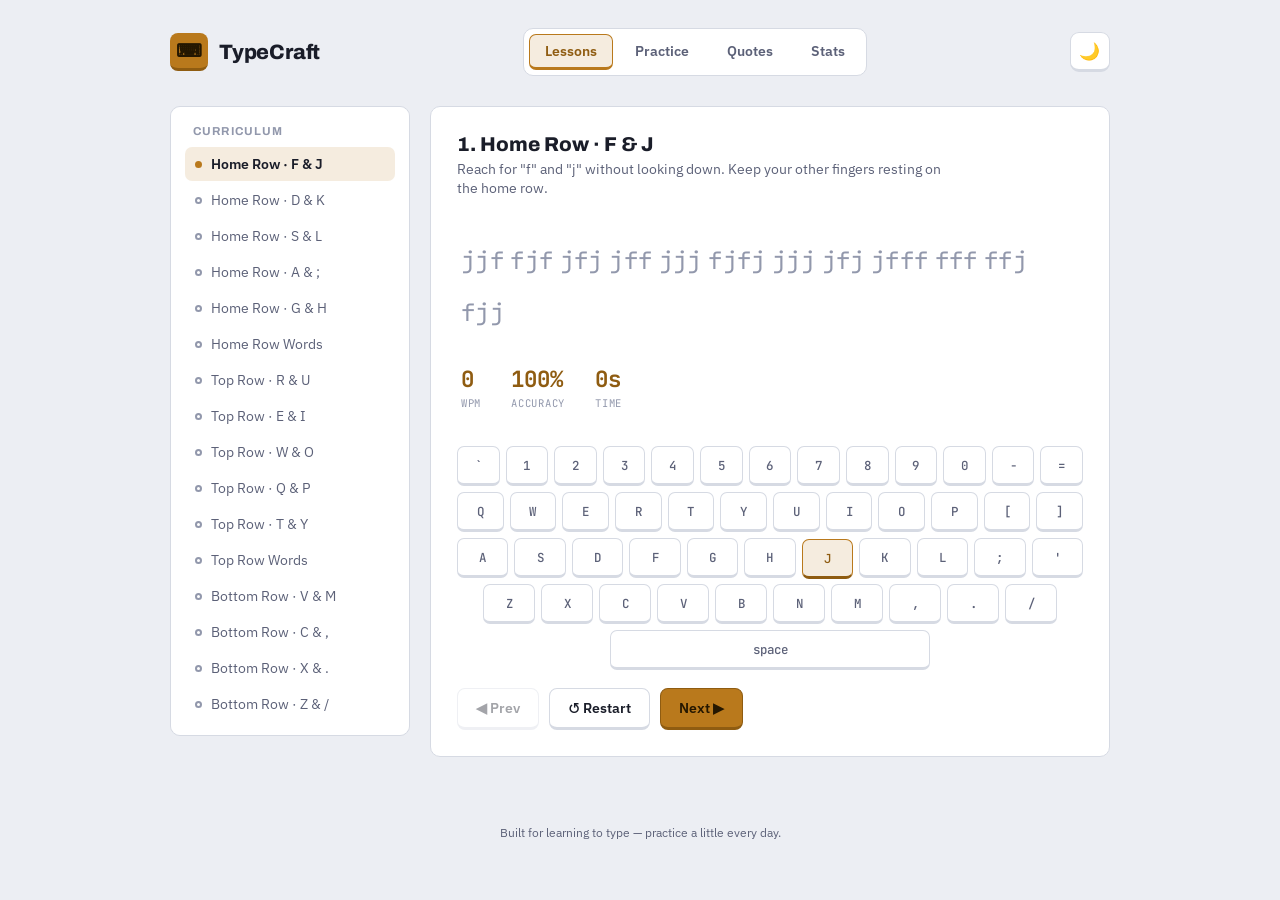
<file: typing-tutor/index.html>
<!doctype html>
<html lang="en">
<head>
<meta charset="UTF-8" />
<meta name="viewport" content="width=device-width, initial-scale=1.0" />
<title>TypeCraft — Learn to Type</title>
<link rel="icon" href="data:image/svg+xml,<svg xmlns=%22http://www.w3.org/2000/svg%22 viewBox=%220 0 100 100%22><text y=%22.9em%22 font-size=%2290%22>⌨️</text></svg>" />
<link rel="preconnect" href="https://fonts.googleapis.com">
<link rel="preconnect" href="https://fonts.gstatic.com" crossorigin>
<link href="https://fonts.googleapis.com/css2?family=Archivo:wght@600;700;800;900&family=IBM+Plex+Sans:wght@400;500;600;700&family=JetBrains+Mono:wght@400;500;600;700&display=swap" rel="stylesheet">
<link rel="stylesheet" href="styles.css" />
</head>
<body>
<div class="app">

  <header class="topbar">
    <div class="brand">
      <span class="brand-mark">⌨</span>
      <span class="brand-name">TypeCraft</span>
    </div>
    <nav class="tabs" id="tabs">
      <button class="tab active" data-tab="lessons">Lessons</button>
      <button class="tab" data-tab="practice">Practice</button>
      <button class="tab" data-tab="quotes">Quotes</button>
      <button class="tab" data-tab="stats">Stats</button>
    </nav>
    <button id="themeToggle" class="icon-btn" title="Toggle light / dark">🌙</button>
  </header>

  <main>
    <!-- LESSONS -->
    <section id="panel-lessons" class="panel active">
      <div class="lessons-layout">
        <aside class="lesson-sidebar">
          <div class="sidebar-title">Curriculum</div>
          <ol class="lesson-list" id="lessonList"></ol>
        </aside>
        <div class="lesson-main">
          <div class="lesson-head">
            <h2 id="lessonTitle">Lesson</h2>
            <p id="lessonDesc" class="muted"></p>
          </div>
          <div class="type-stage" id="typeArea-lessons"></div>
          <div class="live-stats" id="liveStats-lessons"></div>
          <div class="keyboard" id="keyboard-lessons"></div>
          <div class="controls">
            <button id="lessonPrev" class="btn">◀ Prev</button>
            <button id="lessonRestart" class="btn">↺ Restart</button>
            <button id="lessonNext" class="btn primary">Next ▶</button>
          </div>
        </div>
      </div>
    </section>

    <!-- PRACTICE -->
    <section id="panel-practice" class="panel">
      <div class="options-bar" id="practiceOptions">
        <div class="opt-group" id="practiceModeGroup">
          <button class="opt active" data-mode="time">time</button>
          <button class="opt" data-mode="words">words</button>
        </div>
        <div class="opt-divider"></div>
        <div class="opt-group" id="practiceValueGroup"></div>
        <div class="opt-divider"></div>
        <div class="opt-group">
          <button class="opt toggle" id="togglePunct" data-on="0">punctuation</button>
          <button class="opt toggle" id="toggleNums" data-on="0">numbers</button>
        </div>
      </div>
      <div class="type-stage" id="typeArea-practice"></div>
      <div class="live-stats" id="liveStats-practice"></div>
      <div class="keyboard" id="keyboard-practice"></div>
      <div class="hint muted">press <kbd>tab</kbd> or the button to restart</div>
      <div class="controls"><button id="practiceRestart" class="btn">↺ Restart</button></div>
    </section>

    <!-- QUOTES -->
    <section id="panel-quotes" class="panel">
      <div class="type-stage" id="typeArea-quotes"></div>
      <div class="live-stats" id="liveStats-quotes"></div>
      <div class="keyboard" id="keyboard-quotes"></div>
      <div class="controls">
        <button id="quoteNew" class="btn primary">🔀 New Quote</button>
      </div>
    </section>

    <!-- STATS -->
    <section id="panel-stats" class="panel">
      <div class="stats-grid" id="statsGrid"></div>
      <h3 class="section-title">Weak Keys</h3>
      <p class="muted">Redder keys are the ones you miss most often. Colors fade as you improve.</p>
      <div class="keyboard" id="keyboard-stats"></div>
      <h3 class="section-title">Recent Sessions</h3>
      <div id="historyList" class="history-list"></div>
      <button id="resetStats" class="btn danger">Reset All Stats</button>
    </section>
  </main>

  <footer class="foot muted">Built for learning to type — practice a little every day.</footer>
</div>

<div id="resultModal" class="modal hidden">
  <div class="modal-card">
    <div class="modal-badge" id="resultBadge">Nice work!</div>
    <h2 id="resultHeadline">Results</h2>
    <div class="result-stats" id="resultStats"></div>
    <div class="modal-actions">
      <button id="resultRestart" class="btn">↺ Try Again</button>
      <button id="resultNext" class="btn primary hidden">Next Lesson ▶</button>
    </div>
  </div>
</div>

<input id="hiddenInput" class="hidden-input" autocomplete="off" autocapitalize="off" autocorrect="off" spellcheck="false" />

<script src="app.js"></script>
</body>
</html>
</file>
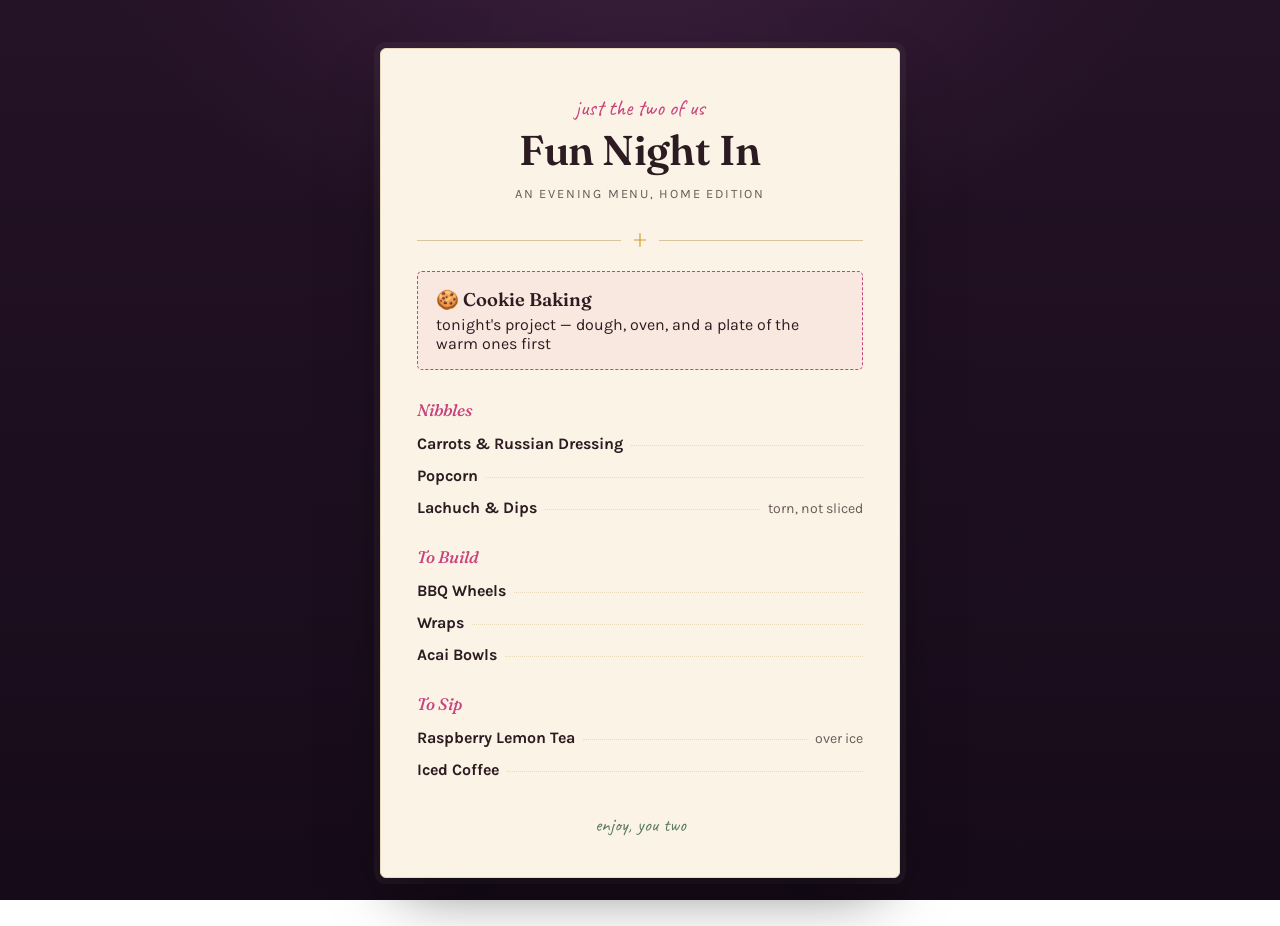
<file: output/fun_night_menu.html>
<!doctype html>
<title>Fun Night In</title>
<meta charset="utf-8">
<link rel="stylesheet" href="https://fonts.googleapis.com/css2?family=Fraunces:ital,opsz,wght@0,9..144,400;0,9..144,600;1,9..144,500&family=Karla:wght@400;500;700&family=Caveat:wght@600&display=swap">
<style>
  :root{
    --ground:#241226;
    --ground-deep:#160b19;
    --card:#fbf3e6;
    --card-edge:#e9d9bd;
    --ink:#2c1c22;
    --ink-soft:#6b5a58;
    --raspberry:#c8447e;
    --amber:#d99a34;
    --sage:#5c7a5e;
    --rule:#d8c39c;
  }

  *{box-sizing:border-box}
  body{
    margin:0;
    min-height:100%;
    background:
      radial-gradient(ellipse 900px 600px at 50% -10%, #3a1f3c 0%, transparent 60%),
      linear-gradient(180deg, var(--ground) 0%, var(--ground-deep) 100%);
    background-attachment:fixed;
    color:var(--ink);
    font-family:"Karla", system-ui, sans-serif;
    padding-inline:16px;
    padding-block:48px;
    display:flex;
    justify-content:center;
  }

  .menu{
    width:100%;
    max-width:520px;
    background:var(--card);
    border:1px solid var(--card-edge);
    border-radius:6px;
    box-shadow:0 30px 60px -20px rgba(0,0,0,0.55), 0 0 0 6px rgba(251,243,230,0.04);
    padding:44px 36px 40px;
  }

  header{
    text-align:center;
    margin-bottom:30px;
  }
  .eyebrow{
    font-family:"Caveat", cursive;
    font-size:1.4rem;
    color:var(--raspberry);
    display:block;
    margin-bottom:2px;
  }
  h1{
    font-family:"Fraunces", Georgia, serif;
    font-weight:600;
    font-size:clamp(2.1rem, 6vw, 2.6rem);
    letter-spacing:-0.01em;
    margin:0;
    text-wrap:balance;
  }
  .subhead{
    font-size:0.8rem;
    letter-spacing:0.14em;
    text-transform:uppercase;
    color:var(--ink-soft);
    margin-top:10px;
  }

  .ornament{
    display:flex;
    align-items:center;
    gap:10px;
    margin:26px 0 22px;
  }
  .ornament::before, .ornament::after{
    content:"";
    height:1px;
    flex:1;
    background:var(--rule);
  }
  .ornament svg{ flex-shrink:0; color:var(--amber); }

  section + section{ margin-top:30px; }

  .course-title{
    font-family:"Fraunces", Georgia, serif;
    font-style:italic;
    font-weight:500;
    font-size:1.05rem;
    color:var(--raspberry);
    margin:0 0 14px;
  }

  .items{
    list-style:none;
    margin:0;
    padding:0;
    display:flex;
    flex-direction:column;
    gap:13px;
  }
  .items li{
    display:flex;
    align-items:baseline;
    gap:8px;
  }
  .items .name{
    font-weight:700;
    font-size:1rem;
  }
  .items .note{
    color:var(--ink-soft);
    font-size:0.88rem;
  }
  .leader{
    flex:1;
    border-bottom:1px dotted var(--card-edge);
    transform:translateY(-3px);
    min-width:12px;
  }

  .project{
    background:rgba(200,68,126,0.06);
    border:1px dashed var(--raspberry);
    border-radius:5px;
    padding:16px 18px;
  }
  .project .name{ font-family:"Fraunces", Georgia, serif; font-size:1.15rem; font-weight:600; }
  .project .note{ display:block; margin-top:4px; }

  footer{
    text-align:center;
    margin-top:34px;
    font-family:"Caveat", cursive;
    font-size:1.2rem;
    color:var(--sage);
  }

  @media (max-width:400px){
    .menu{ padding:34px 22px 30px; }
  }
</style>

<div class="menu">
  <header>
    <span class="eyebrow">just the two of us</span>
    <h1>Fun Night In</h1>
    <div class="subhead">An evening menu, home edition</div>
  </header>

  <div class="ornament">
    <svg width="18" height="18" viewBox="0 0 24 24" fill="none" stroke="currentColor" stroke-width="1.6"><path d="M12 3v18M4 12h16"/></svg>
  </div>

  <section class="project">
    <div class="name">🍪 Cookie Baking</div>
    <span class="note">tonight's project — dough, oven, and a plate of the warm ones first</span>
  </section>

  <section>
    <h2 class="course-title">Nibbles</h2>
    <ul class="items">
      <li><span class="name">Carrots &amp; Russian Dressing</span><span class="leader"></span></li>
      <li><span class="name">Popcorn</span><span class="leader"></span></li>
      <li><span class="name">Lachuch &amp; Dips</span><span class="leader"></span><span class="note">torn, not sliced</span></li>
    </ul>
  </section>

  <section>
    <h2 class="course-title">To Build</h2>
    <ul class="items">
      <li><span class="name">BBQ Wheels</span><span class="leader"></span></li>
      <li><span class="name">Wraps</span><span class="leader"></span></li>
      <li><span class="name">Acai Bowls</span><span class="leader"></span></li>
    </ul>
  </section>

  <section>
    <h2 class="course-title">To Sip</h2>
    <ul class="items">
      <li><span class="name">Raspberry Lemon Tea</span><span class="leader"></span><span class="note">over ice</span></li>
      <li><span class="name">Iced Coffee</span><span class="leader"></span></li>
    </ul>
  </section>

  <footer>enjoy, you two</footer>
</div>
</file>
<file: typing-tutor/styles.css>
:root {
  --paper: #eceef3;
  --surface: #ffffff;
  --surface-sunken: #e4e7ee;
  --ink: #1a1d29;
  --ink-dim: #5c6178;
  --ink-faint: #9298ac;
  --border: #d6dae3;
  --accent: #b9791c;
  --accent-strong: #8f5c11;
  --accent-on: #241701;
  --accent-soft: rgba(185, 121, 28, 0.14);
  --success: #2f8f6f;
  --success-soft: rgba(47, 143, 111, 0.14);
  --error: #c04433;
  --error-soft: rgba(192, 68, 51, 0.13);
  --key-bg: #ffffff;
  --key-border: #d6dae3;
  --radius: 10px;
  --shadow: 0 1px 0 rgba(20, 22, 33, 0.03);
}

@media (prefers-color-scheme: dark) {
  :root:not([data-theme="light"]) {
    --paper: #15161d;
    --surface: #1c1e28;
    --surface-sunken: #23252f;
    --ink: #eceef4;
    --ink-dim: #969baf;
    --ink-faint: #5e6376;
    --border: #2c2f3c;
    --accent: #e0a13f;
    --accent-strong: #f0b968;
    --accent-on: #241701;
    --accent-soft: rgba(224, 161, 63, 0.16);
    --success: #4bb191;
    --success-soft: rgba(75, 177, 145, 0.16);
    --error: #e2695a;
    --error-soft: rgba(226, 105, 90, 0.16);
    --key-bg: #23252f;
    --key-border: #343745;
    --shadow: 0 1px 0 rgba(0, 0, 0, 0.4);
  }
}

:root[data-theme="dark"] {
  --paper: #15161d;
  --surface: #1c1e28;
  --surface-sunken: #23252f;
  --ink: #eceef4;
  --ink-dim: #969baf;
  --ink-faint: #5e6376;
  --border: #2c2f3c;
  --accent: #e0a13f;
  --accent-strong: #f0b968;
  --accent-on: #241701;
  --accent-soft: rgba(224, 161, 63, 0.16);
  --success: #4bb191;
  --success-soft: rgba(75, 177, 145, 0.16);
  --error: #e2695a;
  --error-soft: rgba(226, 105, 90, 0.16);
  --key-bg: #23252f;
  --key-border: #343745;
  --shadow: 0 1px 0 rgba(0, 0, 0, 0.4);
}

* { box-sizing: border-box; }

html, body {
  margin: 0;
  padding: 0;
  background: var(--paper);
  color: var(--ink);
  font-family: "IBM Plex Sans", system-ui, sans-serif;
  -webkit-font-smoothing: antialiased;
}

body { min-height: 100vh; }

.app {
  max-width: 980px;
  margin: 0 auto;
  padding: 28px 20px 60px;
  min-height: 100vh;
  display: flex;
  flex-direction: column;
}

/* ---------- Header ---------- */
.topbar {
  display: flex;
  align-items: center;
  justify-content: space-between;
  gap: 16px;
  margin-bottom: 30px;
  flex-wrap: wrap;
}

.brand {
  display: flex;
  align-items: center;
  gap: 11px;
  font-family: "Archivo", sans-serif;
  font-weight: 800;
  font-size: 1.3rem;
  letter-spacing: -0.01em;
}

.brand-mark {
  display: inline-flex;
  align-items: center;
  justify-content: center;
  width: 38px;
  height: 38px;
  border-radius: 8px;
  background: var(--accent);
  color: var(--accent-on);
  font-size: 1.15rem;
  border-bottom: 3px solid var(--accent-strong);
}

.tabs {
  display: flex;
  gap: 6px;
  background: var(--surface);
  border: 1px solid var(--border);
  border-radius: 10px;
  padding: 5px;
  max-width: 100%;
  overflow-x: auto;
}

.tab {
  border: 1px solid transparent;
  border-bottom-width: 3px;
  background: transparent;
  color: var(--ink-dim);
  font-family: "IBM Plex Sans", sans-serif;
  font-weight: 600;
  font-size: 0.86rem;
  padding: 7px 15px;
  border-radius: 7px;
  cursor: pointer;
  transition: transform 0.1s ease, background 0.15s ease, color 0.15s ease;
}

.tab:hover { color: var(--ink); }

.tab.active {
  background: var(--accent-soft);
  border-color: var(--accent);
  color: var(--accent-strong);
}

.icon-btn {
  border: 1px solid var(--border);
  border-bottom-width: 3px;
  background: var(--surface);
  width: 40px;
  height: 40px;
  border-radius: 9px;
  cursor: pointer;
  font-size: 1.05rem;
  transition: transform 0.1s ease;
}
.icon-btn:active { transform: translateY(2px); border-bottom-width: 1px; }

/* ---------- Layout ---------- */
main { flex: 1; }

.panel { display: none; }
.panel.active { display: block; animation: fadeIn 0.2s ease; }

@keyframes fadeIn {
  from { opacity: 0; transform: translateY(3px); }
  to { opacity: 1; transform: translateY(0); }
}

.lessons-layout {
  display: grid;
  grid-template-columns: 240px 1fr;
  gap: 20px;
}

@media (max-width: 760px) {
  .lessons-layout { grid-template-columns: 1fr; }
}

.lesson-sidebar {
  background: var(--surface);
  border: 1px solid var(--border);
  border-radius: var(--radius);
  padding: 14px;
  align-self: start;
  max-height: 70vh;
  overflow-y: auto;
}

.sidebar-title {
  font-family: "Archivo", sans-serif;
  font-size: 0.72rem;
  text-transform: uppercase;
  letter-spacing: 0.1em;
  color: var(--ink-faint);
  font-weight: 700;
  padding: 4px 8px 10px;
}

.lesson-list { list-style: none; margin: 0; padding: 0; display: flex; flex-direction: column; gap: 2px; }

.lesson-item {
  display: flex;
  align-items: center;
  gap: 9px;
  padding: 8px 10px;
  border-radius: 7px;
  cursor: pointer;
  font-size: 0.85rem;
  color: var(--ink-dim);
  transition: background 0.15s ease;
}

.lesson-item:hover { background: var(--surface-sunken); }

.lesson-item.current {
  background: var(--accent-soft);
  color: var(--ink);
  font-weight: 600;
}

.lesson-item .dot {
  width: 7px;
  height: 7px;
  border-radius: 50%;
  border: 2px solid var(--ink-faint);
  flex-shrink: 0;
}

.lesson-item.done .dot { background: var(--success); border-color: var(--success); }
.lesson-item.current .dot { background: var(--accent); border-color: var(--accent); }

.lesson-main {
  background: var(--surface);
  border: 1px solid var(--border);
  border-radius: var(--radius);
  padding: 26px;
}

.lesson-head h2 {
  font-family: "Archivo", sans-serif;
  margin: 0 0 4px;
  font-size: 1.25rem;
  font-weight: 800;
  text-wrap: balance;
}
.lesson-head p { margin: 0 0 18px; font-size: 0.9rem; max-width: 62ch; }

.muted { color: var(--ink-dim); }

/* ---------- Typing stage ---------- */
.type-stage {
  font-family: "JetBrains Mono", monospace;
  font-size: 1.5rem;
  line-height: 2.15;
  letter-spacing: 0.01em;
  padding: 20px 4px;
  max-height: 8.6em;
  overflow: hidden;
  position: relative;
  user-select: none;
  cursor: text;
  word-wrap: break-word;
}

#panel-practice .type-stage,
#panel-quotes .type-stage {
  background: var(--surface);
  border: 1px solid var(--border);
  border-radius: var(--radius);
  padding: 24px;
}

.type-stage.blurred { filter: blur(4px); opacity: 0.55; }

.word { display: inline-block; margin: 0 0.28em 0 0; white-space: nowrap; }

.char { color: var(--ink-faint); position: relative; transition: color 0.05s; }
.char.correct { color: var(--ink); }
.char.incorrect { color: var(--error); background: var(--error-soft); border-radius: 3px; }
.char.extra { color: var(--error); opacity: 0.75; text-decoration: underline wavy; }
.char.missed { text-decoration: underline; text-decoration-color: var(--error); text-decoration-thickness: 2px; }

/* ---------- Live stats ---------- */
.live-stats {
  display: flex;
  gap: 30px;
  padding: 6px 4px 18px;
  font-family: "JetBrains Mono", monospace;
  font-variant-numeric: tabular-nums;
}

.live-stat { display: flex; flex-direction: column; gap: 2px; }
.live-stat .val { font-size: 1.4rem; font-weight: 700; color: var(--accent-strong); }
.live-stat .lbl { font-size: 0.66rem; text-transform: uppercase; letter-spacing: 0.07em; color: var(--ink-faint); }

/* ---------- Keyboard ---------- */
.keyboard {
  display: flex;
  flex-direction: column;
  gap: 6px;
  margin: 18px 0;
  user-select: none;
}

.kb-row { display: flex; gap: 6px; justify-content: center; }

.key {
  flex: 1;
  max-width: 52px;
  height: 40px;
  display: flex;
  align-items: center;
  justify-content: center;
  background: var(--key-bg);
  border: 1px solid var(--key-border);
  border-bottom: 3px solid var(--key-border);
  border-radius: 7px;
  font-family: "JetBrains Mono", monospace;
  font-weight: 500;
  font-size: 0.78rem;
  color: var(--ink-dim);
  transition: all 0.1s ease;
}

.key.space { max-width: 320px; flex: 4; }

.key.next {
  border-color: var(--accent);
  border-bottom-color: var(--accent-strong);
  color: var(--accent-strong);
  background: var(--accent-soft);
  transform: translateY(1px);
}

.key.flash-correct { background: var(--success-soft); border-color: var(--success); }
.key.flash-incorrect { background: var(--error-soft); border-color: var(--error); }

.key.heat-1 { background: var(--error-soft); }
.key.heat-2 { background: color-mix(in srgb, var(--error) 32%, var(--key-bg)); border-color: var(--error); }
.key.heat-3 { background: color-mix(in srgb, var(--error) 55%, var(--key-bg)); border-color: var(--error); color: #fff; }

/* ---------- Caret ---------- */
.caret-el {
  position: absolute;
  width: 2px;
  background: var(--accent);
  border-radius: 2px;
  animation: blink 1s step-end infinite;
  pointer-events: none;
  box-shadow: 0 0 6px var(--accent-soft);
}

@keyframes blink { 50% { opacity: 0; } }

@media (prefers-reduced-motion: reduce) {
  .caret-el { animation: none; }
  .panel.active { animation: none; }
}

/* ---------- Controls / buttons ---------- */
.controls { display: flex; gap: 10px; margin-top: 8px; flex-wrap: wrap; }

.btn {
  font-family: "IBM Plex Sans", sans-serif;
  font-weight: 600;
  font-size: 0.85rem;
  padding: 10px 18px;
  border-radius: 8px;
  border: 1px solid var(--border);
  border-bottom: 3px solid var(--border);
  background: var(--surface);
  color: var(--ink);
  cursor: pointer;
  transition: transform 0.08s ease;
}

.btn:hover { color: var(--accent-strong); border-color: var(--accent); }
.btn:active { transform: translateY(2px); border-bottom-width: 1px; }

.btn.primary {
  background: var(--accent);
  border-color: var(--accent-strong);
  border-bottom-color: var(--accent-strong);
  color: var(--accent-on);
}
.btn.primary:hover { color: var(--accent-on); filter: brightness(1.06); }

.btn.danger { border-color: var(--error); color: var(--error); background: transparent; }
.btn.danger:hover { background: var(--error-soft); color: var(--error); }

.btn:disabled {
  opacity: 0.4;
  cursor: not-allowed;
  transform: none !important;
  border-bottom-width: 3px !important;
}

.hint { font-size: 0.8rem; margin-top: 10px; }
kbd {
  background: var(--key-bg);
  border: 1px solid var(--key-border);
  border-radius: 4px;
  padding: 1px 6px;
  font-family: "JetBrains Mono", monospace;
  font-size: 0.78rem;
}

/* ---------- Options bar (practice) ---------- */
.options-bar {
  display: flex;
  align-items: center;
  gap: 14px;
  flex-wrap: wrap;
  background: var(--surface);
  border: 1px solid var(--border);
  border-radius: 10px;
  padding: 8px 16px;
  margin-bottom: 18px;
  font-size: 0.82rem;
  overflow-x: auto;
}

.opt-group { display: flex; gap: 4px; }
.opt-divider { width: 1px; height: 20px; background: var(--border); flex-shrink: 0; }

.opt {
  border: none;
  background: transparent;
  color: var(--ink-faint);
  font-family: "IBM Plex Sans", sans-serif;
  font-weight: 600;
  font-size: 0.82rem;
  padding: 6px 12px;
  border-radius: 7px;
  cursor: pointer;
  white-space: nowrap;
  transition: all 0.15s ease;
}

.opt:hover { color: var(--ink); }
.opt.active { background: var(--accent); color: var(--accent-on); }
.opt.toggle[data-on="1"] { background: var(--success); color: #fff; }

/* ---------- Stats page ---------- */
.stats-grid {
  display: grid;
  grid-template-columns: repeat(auto-fit, minmax(140px, 1fr));
  gap: 12px;
  margin-bottom: 30px;
}

.stat-card {
  background: var(--surface);
  border: 1px solid var(--border);
  border-radius: var(--radius);
  padding: 18px;
  text-align: center;
}

.stat-card .val {
  font-family: "JetBrains Mono", monospace;
  font-variant-numeric: tabular-nums;
  font-size: 1.7rem;
  font-weight: 700;
  color: var(--accent-strong);
}
.stat-card .lbl { font-size: 0.75rem; color: var(--ink-dim); margin-top: 4px; }

.section-title {
  font-family: "Archivo", sans-serif;
  margin: 28px 0 4px;
  font-size: 1.02rem;
  font-weight: 800;
}

.history-list { display: flex; flex-direction: column; gap: 6px; margin-top: 12px; }

.history-row {
  display: flex;
  justify-content: space-between;
  align-items: center;
  background: var(--surface);
  border: 1px solid var(--border);
  border-radius: 9px;
  padding: 10px 16px;
  font-size: 0.85rem;
  font-variant-numeric: tabular-nums;
}

.history-row .mode-tag {
  font-size: 0.66rem;
  text-transform: uppercase;
  letter-spacing: 0.06em;
  color: var(--ink-faint);
  background: var(--surface-sunken);
  padding: 2px 8px;
  border-radius: 999px;
  margin-right: 8px;
}

/* ---------- Modal ---------- */
.modal {
  position: fixed;
  inset: 0;
  background: rgba(10, 11, 18, 0.55);
  backdrop-filter: blur(3px);
  display: flex;
  align-items: center;
  justify-content: center;
  z-index: 50;
  padding: 20px;
}

.modal.hidden { display: none; }

.modal-card {
  background: var(--surface);
  border: 1px solid var(--border);
  border-top: 4px solid var(--accent);
  border-radius: 14px;
  padding: 32px;
  max-width: 480px;
  width: 100%;
  box-shadow: 0 24px 60px rgba(0, 0, 0, 0.3);
  animation: pop 0.2s ease;
}

@keyframes pop {
  from { transform: scale(0.95); opacity: 0; }
  to { transform: scale(1); opacity: 1; }
}

.modal-badge {
  display: inline-block;
  font-family: "IBM Plex Sans", sans-serif;
  font-size: 0.72rem;
  font-weight: 700;
  text-transform: uppercase;
  letter-spacing: 0.06em;
  color: var(--success);
  background: var(--success-soft);
  padding: 4px 10px;
  border-radius: 999px;
  margin-bottom: 10px;
}

.modal-card h2 {
  font-family: "Archivo", sans-serif;
  margin: 0 0 18px;
  font-weight: 800;
}

.result-stats {
  display: grid;
  grid-template-columns: 1fr 1fr;
  gap: 12px;
  margin-bottom: 22px;
}

.result-stat {
  background: var(--surface-sunken);
  border-radius: 9px;
  padding: 12px 14px;
}

.result-stat .val {
  font-family: "JetBrains Mono", monospace;
  font-variant-numeric: tabular-nums;
  font-size: 1.5rem;
  font-weight: 700;
}
.result-stat .lbl { font-size: 0.72rem; color: var(--ink-dim); }

.modal-actions { display: flex; gap: 10px; }
.hidden { display: none !important; }

.hidden-input {
  position: fixed;
  top: -100px;
  left: -100px;
  opacity: 0;
  width: 1px;
  height: 1px;
}

.foot {
  text-align: center;
  font-size: 0.78rem;
  margin-top: 40px;
}

@media (max-width: 520px) {
  .type-stage { font-size: 1.15rem; }
  .key { max-width: 34px; height: 34px; font-size: 0.65rem; }
  .key.space { max-width: 200px; }
  .tab { padding: 7px 11px; font-size: 0.78rem; }
}
</file>
